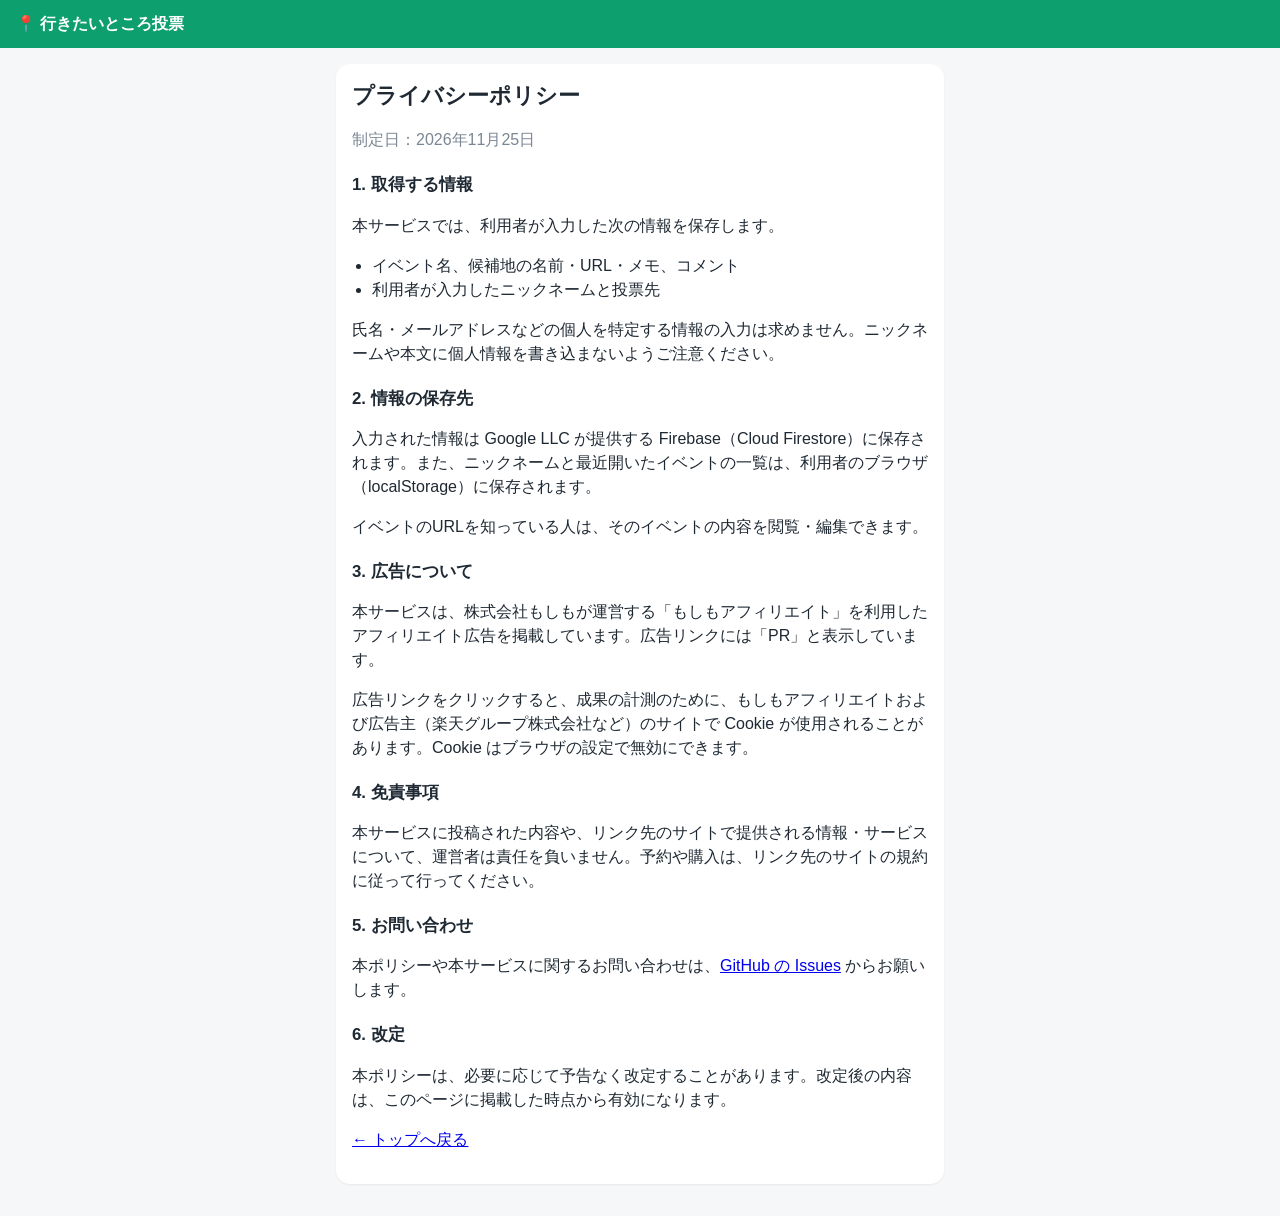
<file: privacy.html>
<!DOCTYPE html>
<html lang="ja">
<head>
  <meta charset="UTF-8" />
  <meta name="viewport" content="width=device-width, initial-scale=1" />
  <title>プライバシーポリシー | 行きたいところ投票</title>
  <link rel="stylesheet" href="style.css" />
</head>
<body>
  <header class="topbar">
    <a href="./" class="logo">📍 行きたいところ投票</a>
  </header>
  <main>
    <section class="panel policy">
      <h1>プライバシーポリシー</h1>
      <p class="muted">制定日：2026年11月25日</p>

      <h2>1. 取得する情報</h2>
      <p>本サービスでは、利用者が入力した次の情報を保存します。</p>
      <ul>
        <li>イベント名、候補地の名前・URL・メモ、コメント</li>
        <li>利用者が入力したニックネームと投票先</li>
      </ul>
      <p>氏名・メールアドレスなどの個人を特定する情報の入力は求めません。ニックネームや本文に個人情報を書き込まないようご注意ください。</p>

      <h2>2. 情報の保存先</h2>
      <p>入力された情報は Google LLC が提供する Firebase（Cloud Firestore）に保存されます。また、ニックネームと最近開いたイベントの一覧は、利用者のブラウザ（localStorage）に保存されます。</p>
      <p>イベントのURLを知っている人は、そのイベントの内容を閲覧・編集できます。</p>

      <h2>3. 広告について</h2>
      <p>本サービスは、株式会社もしもが運営する「もしもアフィリエイト」を利用したアフィリエイト広告を掲載しています。広告リンクには「PR」と表示しています。</p>
      <p>広告リンクをクリックすると、成果の計測のために、もしもアフィリエイトおよび広告主（楽天グループ株式会社など）のサイトで Cookie が使用されることがあります。Cookie はブラウザの設定で無効にできます。</p>

      <h2>4. 免責事項</h2>
      <p>本サービスに投稿された内容や、リンク先のサイトで提供される情報・サービスについて、運営者は責任を負いません。予約や購入は、リンク先のサイトの規約に従って行ってください。</p>

      <h2>5. お問い合わせ</h2>
      <p>本ポリシーや本サービスに関するお問い合わせは、<a href="https://github.com/Debucho/place-vote/issues" target="_blank" rel="noopener">GitHub の Issues</a> からお願いします。</p>

      <h2>6. 改定</h2>
      <p>本ポリシーは、必要に応じて予告なく改定することがあります。改定後の内容は、このページに掲載した時点から有効になります。</p>

      <p><a href="./">← トップへ戻る</a></p>
    </section>
  </main>
</body>
</html>
</file>
<file: style.css>
:root {
  --bg: #f6f7f9;
  --card: #fff;
  --text: #1f2933;
  --muted: #7b8794;
  --line: #e4e7eb;
  --accent: #0e9f6e;
  --accent-weak: #e6f6ef;
  --danger: #d64545;
  --radius: 14px;
}
* { box-sizing: border-box; }
body {
  margin: 0;
  font-family: -apple-system, BlinkMacSystemFont, "Hiragino Sans", "Noto Sans JP", sans-serif;
  background: var(--bg);
  color: var(--text);
  line-height: 1.5;
}
.topbar { background: var(--accent); padding: 12px 16px; }
.logo { color: #fff; font-weight: 700; text-decoration: none; }
main { max-width: 640px; margin: 0 auto; padding: 16px; }
h1 { font-size: 1.35rem; margin: 0 0 8px; }
h2 { font-size: 1.05rem; margin: 0 0 8px; }
.muted { color: var(--muted); }
.loading, .empty { text-align: center; padding: 24px 0; }

.panel { background: var(--card); border-radius: var(--radius); padding: 16px; margin-bottom: 16px; box-shadow: 0 1px 2px rgb(0 0 0 / .06); }
.stack { display: flex; flex-direction: column; gap: 10px; }
.row { display: flex; gap: 8px; justify-content: flex-end; }

input, textarea {
  width: 100%; font: inherit; padding: 10px 12px;
  border: 1px solid var(--line); border-radius: 10px; background: #fff;
}
input:focus, textarea:focus { outline: 2px solid var(--accent); border-color: transparent; }

.btn {
  font: inherit; padding: 10px 16px; border-radius: 10px; cursor: pointer;
  border: 1px solid var(--line); background: #fff; white-space: nowrap;
}
.btn.primary { background: var(--accent); border-color: var(--accent); color: #fff; font-weight: 700; }
.btn.wide { width: 100%; }
.link { background: none; border: none; color: var(--accent); cursor: pointer; font: inherit; padding: 0 4px; }
.link.danger { color: var(--danger); font-size: .85rem; margin-top: 8px; }

.event-head { margin-bottom: 16px; }
.share { display: flex; gap: 8px; margin: 8px 0; }
.share input { font-size: .85rem; color: var(--muted); }
.me { font-size: .9rem; }

.cards { display: flex; flex-direction: column; gap: 10px; margin-bottom: 16px; }
.card { background: var(--card); border-radius: var(--radius); box-shadow: 0 1px 2px rgb(0 0 0 / .06); border: 2px solid transparent; overflow: hidden; }
.card.voted { border-color: var(--accent); }
.card-head { display: flex; align-items: center; gap: 10px; padding: 12px 14px; cursor: pointer; }
.rank { width: 26px; height: 26px; border-radius: 50%; background: var(--bg); display: grid; place-items: center; font-size: .8rem; font-weight: 700; flex-shrink: 0; }
.title { flex: 1; min-width: 0; }
.name { font-weight: 700; overflow-wrap: anywhere; }
.voters { font-size: .8rem; color: var(--accent); overflow-wrap: anywhere; }
.count { font-size: 1.3rem; font-weight: 700; flex-shrink: 0; }
.count small { font-size: .7rem; font-weight: 400; margin-left: 1px; }
.vote-btn {
  font: inherit; font-size: .85rem; font-weight: 700; padding: 8px 12px; border-radius: 999px; cursor: pointer;
  border: 2px solid var(--accent); background: #fff; color: var(--accent); flex-shrink: 0; min-width: 64px;
}
.vote-btn.on { background: var(--accent); color: #fff; }
.hint { font-size: .75rem; padding: 0 14px 10px 50px; }

.card-body { padding: 4px 14px 14px 50px; border-top: 1px solid var(--line); }
.card-body p { margin: 8px 0; overflow-wrap: anywhere; }
.memo { white-space: pre-wrap; }
.added { font-size: .8rem; }
.url a { color: #2563eb; }
.comments { list-style: none; padding: 0; margin: 8px 0; display: flex; flex-direction: column; gap: 6px; }
.comments li { background: var(--bg); border-radius: 10px; padding: 6px 10px; font-size: .9rem; overflow-wrap: anywhere; }
.comments b { margin-right: 8px; }
.comment-form { display: flex; gap: 8px; }

.recent { margin: 0; padding-left: 20px; }
.mode-note { font-size: .8rem; color: #9a6700; background: #fff8c5; padding: 8px 12px; border-radius: 10px; }

.toast {
  position: fixed; left: 50%; bottom: 24px; transform: translateX(-50%);
  background: #1f2933; color: #fff; padding: 10px 18px; border-radius: 999px; font-size: .9rem;
}

.aff { display: flex; flex-wrap: wrap; gap: 8px; margin: 10px 0; }
.aff-link {
  display: inline-flex; align-items: center; gap: 6px; font-size: .85rem; text-decoration: none;
  color: var(--text); background: #fff4e5; border: 1px solid #f5d5a8; border-radius: 999px; padding: 6px 12px;
}
.pr { font-size: .65rem; font-weight: 700; color: #9a6700; border: 1px solid #d4a72c; border-radius: 4px; padding: 0 4px; }

.footer { max-width: 640px; margin: 0 auto; padding: 8px 16px 32px; text-align: center; font-size: .75rem; color: var(--muted); }
.footer p { margin: 4px 0; }
.footer a { color: var(--muted); }
.policy h2 { margin-top: 20px; }
.policy ul { padding-left: 20px; }
</file>
